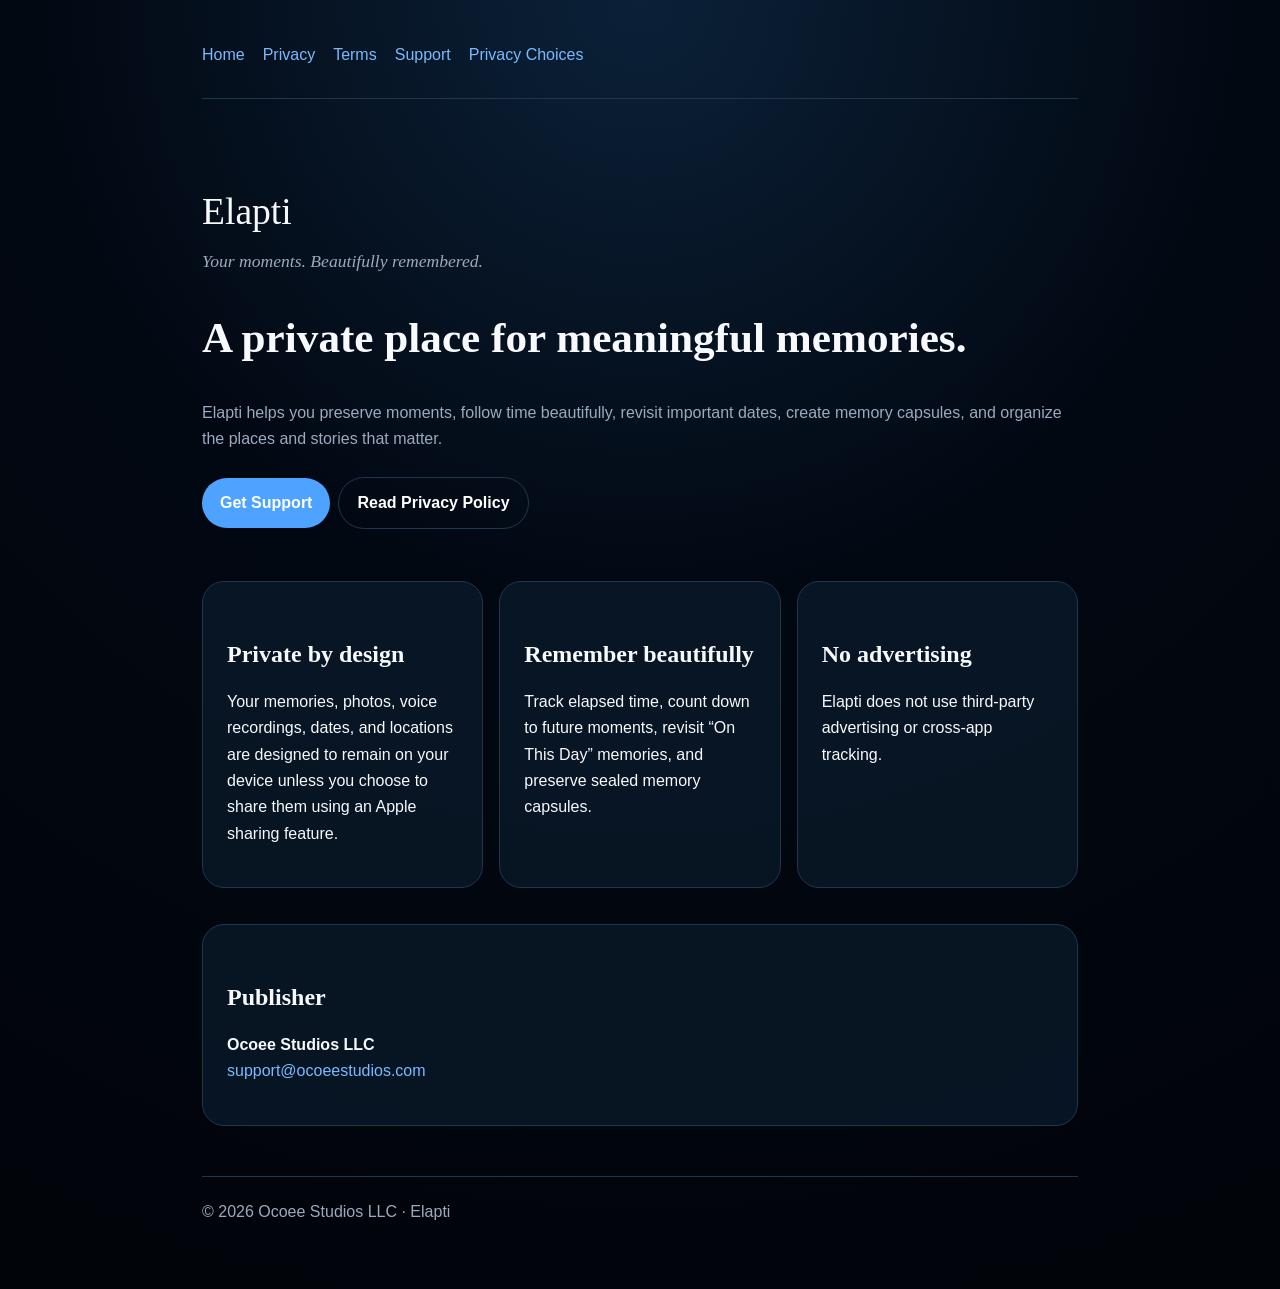
<file: index.html>
<!doctype html><html lang="en"><head><meta charset="utf-8"><meta name="viewport" content="width=device-width,initial-scale=1"><meta name="description" content="Elapti — Your moments. Beautifully remembered."><title>Elapti | Ocoee Studios</title><link rel="stylesheet" href="styles.css"></head><body><main class="wrap"><nav class="nav"><a href="index.html">Home</a><a href="privacy.html">Privacy</a><a href="terms.html">Terms</a><a href="support.html">Support</a><a href="privacy-choices.html">Privacy Choices</a></nav><section class="hero"><div class="brand">Elapti</div><div class="tagline">Your moments. Beautifully remembered.</div><h1>A private place for meaningful memories.</h1><p class="muted">Elapti helps you preserve moments, follow time beautifully, revisit important dates, create memory capsules, and organize the places and stories that matter.</p><a class="button" href="support.html">Get Support</a><a class="button secondary" href="privacy.html">Read Privacy Policy</a></section><section class="grid"><div class="card"><h2>Private by design</h2><p>Your memories, photos, voice recordings, dates, and locations are designed to remain on your device unless you choose to share them using an Apple sharing feature.</p></div><div class="card"><h2>Remember beautifully</h2><p>Track elapsed time, count down to future moments, revisit “On This Day” memories, and preserve sealed memory capsules.</p></div><div class="card"><h2>No advertising</h2><p>Elapti does not use third-party advertising or cross-app tracking.</p></div></section><section class="card"><h2>Publisher</h2><p><strong>Ocoee Studios LLC</strong><br><a href="mailto:support@ocoeestudios.com">support@ocoeestudios.com</a></p></section><footer>© 2026 Ocoee Studios LLC · Elapti</footer></main></body></html>
</file>
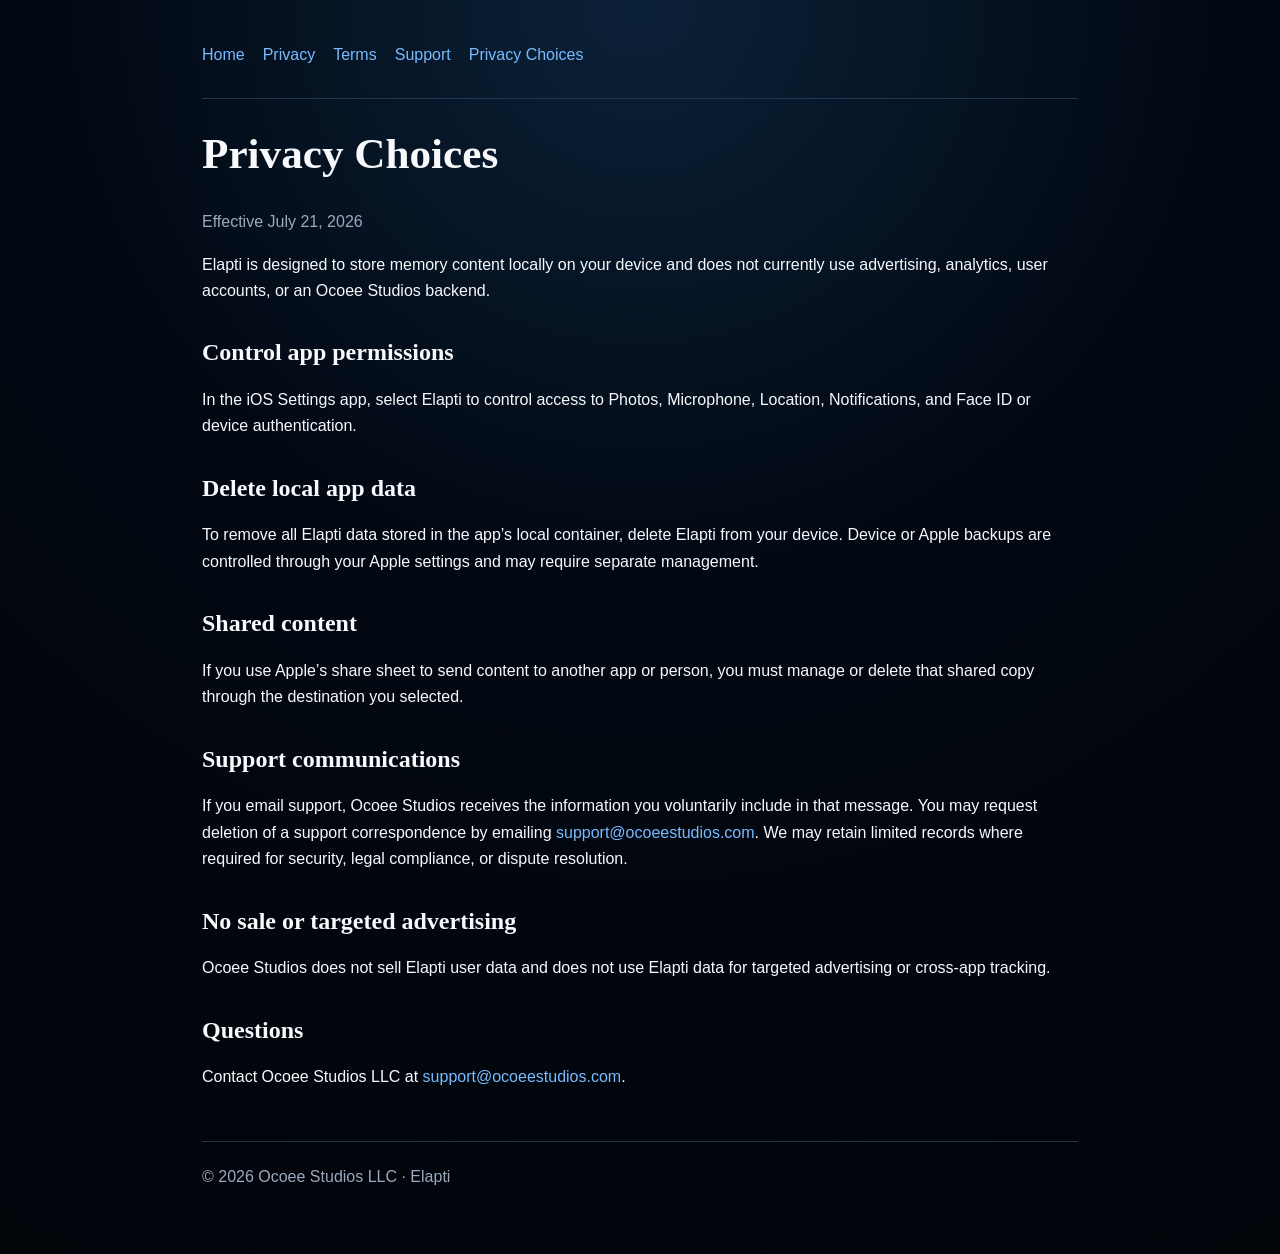
<file: privacy-choices.html>
<!doctype html><html lang="en"><head><meta charset="utf-8"><meta name="viewport" content="width=device-width,initial-scale=1"><title>Privacy Choices | Elapti</title><link rel="stylesheet" href="styles.css"></head><body><main class="wrap"><nav class="nav"><a href="index.html">Home</a><a href="privacy.html">Privacy</a><a href="terms.html">Terms</a><a href="support.html">Support</a><a href="privacy-choices.html">Privacy Choices</a></nav><h1>Privacy Choices</h1><p class="muted">Effective July 21, 2026</p><p>Elapti is designed to store memory content locally on your device and does not currently use advertising, analytics, user accounts, or an Ocoee Studios backend.</p><h2>Control app permissions</h2><p>In the iOS Settings app, select Elapti to control access to Photos, Microphone, Location, Notifications, and Face ID or device authentication.</p><h2>Delete local app data</h2><p>To remove all Elapti data stored in the app’s local container, delete Elapti from your device. Device or Apple backups are controlled through your Apple settings and may require separate management.</p><h2>Shared content</h2><p>If you use Apple’s share sheet to send content to another app or person, you must manage or delete that shared copy through the destination you selected.</p><h2>Support communications</h2><p>If you email support, Ocoee Studios receives the information you voluntarily include in that message. You may request deletion of a support correspondence by emailing <a href="mailto:support@ocoeestudios.com?subject=Elapti%20Privacy%20Request">support@ocoeestudios.com</a>. We may retain limited records where required for security, legal compliance, or dispute resolution.</p><h2>No sale or targeted advertising</h2><p>Ocoee Studios does not sell Elapti user data and does not use Elapti data for targeted advertising or cross-app tracking.</p><h2>Questions</h2><p>Contact Ocoee Studios LLC at <a href="mailto:support@ocoeestudios.com">support@ocoeestudios.com</a>.</p><footer>© 2026 Ocoee Studios LLC · Elapti</footer></main></body></html>
</file>
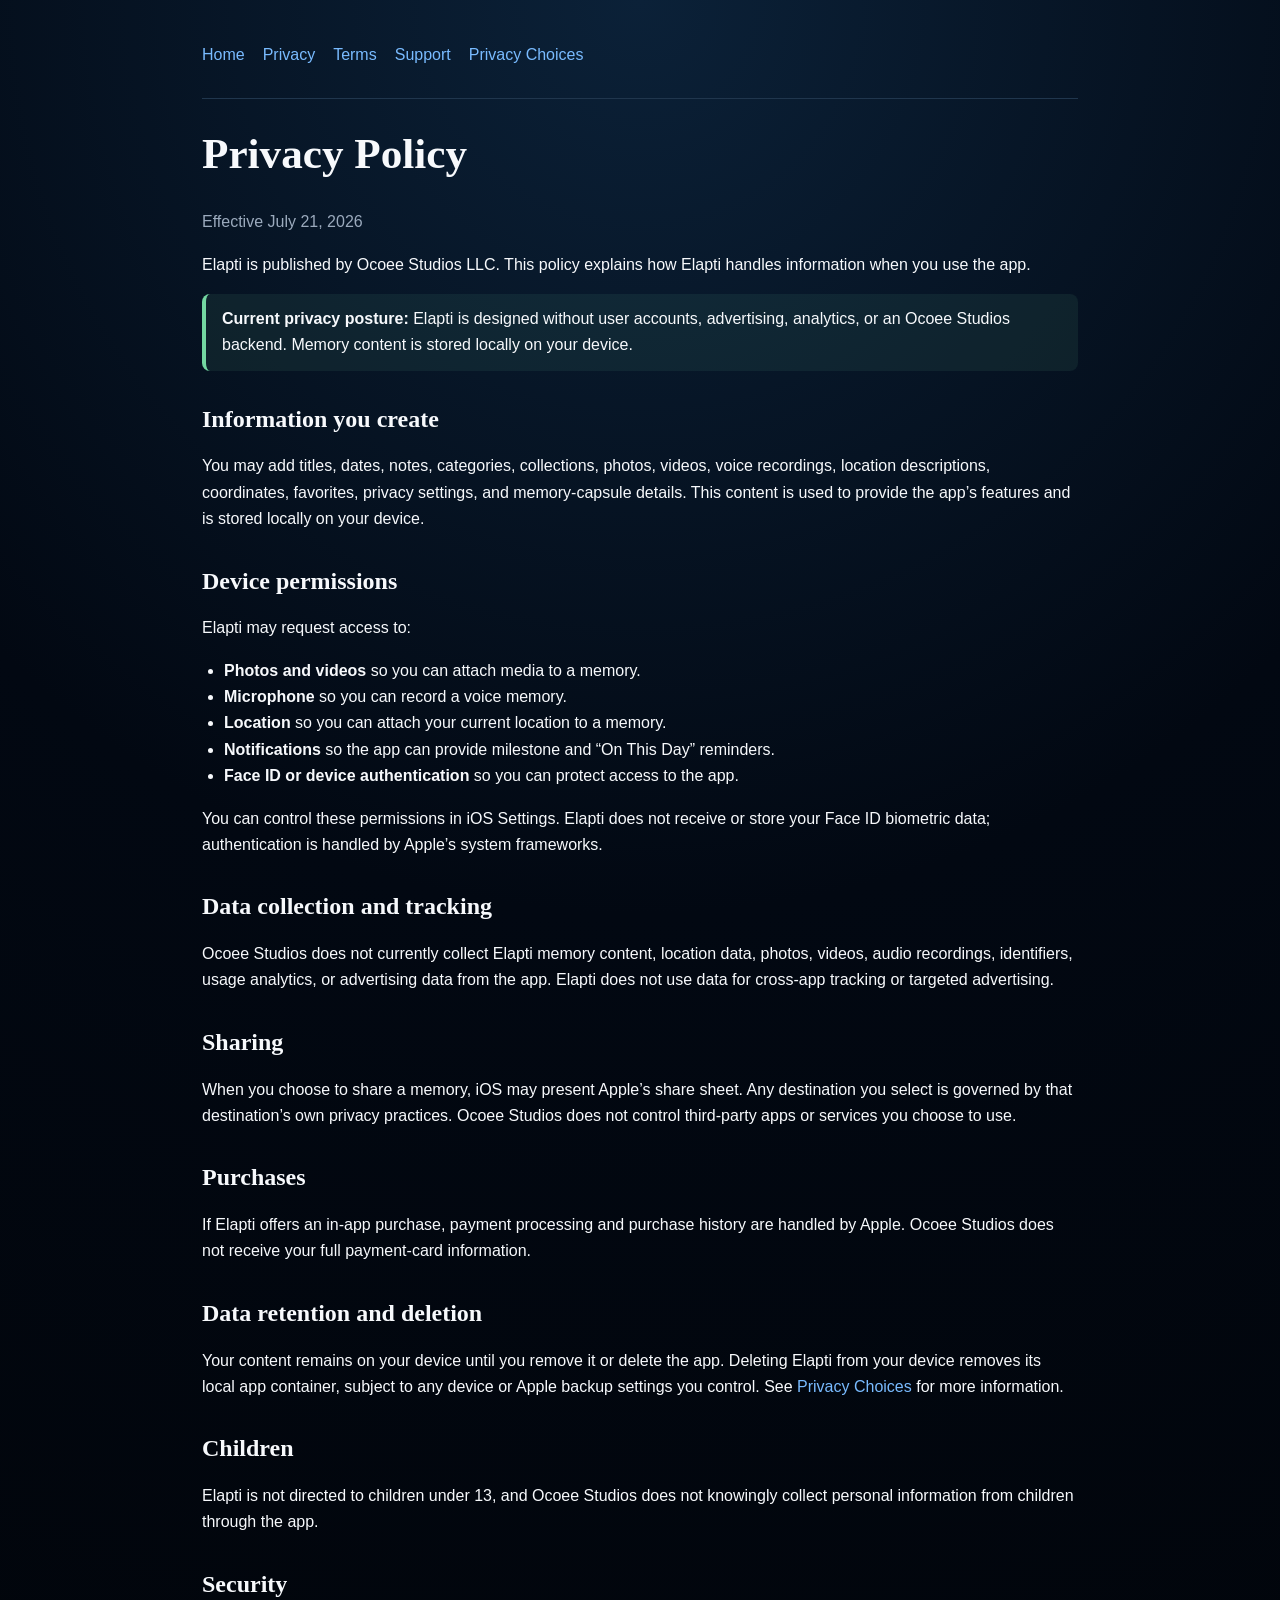
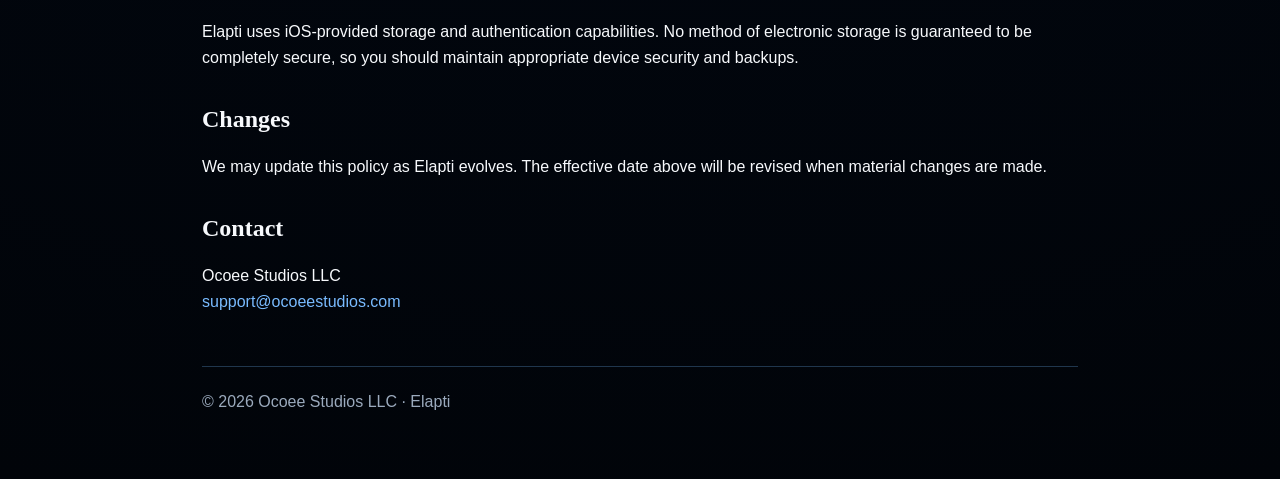
<file: privacy.html>
<!doctype html><html lang="en"><head><meta charset="utf-8"><meta name="viewport" content="width=device-width,initial-scale=1"><title>Privacy Policy | Elapti</title><link rel="stylesheet" href="styles.css"></head><body><main class="wrap"><nav class="nav"><a href="index.html">Home</a><a href="privacy.html">Privacy</a><a href="terms.html">Terms</a><a href="support.html">Support</a><a href="privacy-choices.html">Privacy Choices</a></nav><h1>Privacy Policy</h1><p class="muted">Effective July 21, 2026</p><p>Elapti is published by Ocoee Studios LLC. This policy explains how Elapti handles information when you use the app.</p><div class="notice"><strong>Current privacy posture:</strong> Elapti is designed without user accounts, advertising, analytics, or an Ocoee Studios backend. Memory content is stored locally on your device.</div><h2>Information you create</h2><p>You may add titles, dates, notes, categories, collections, photos, videos, voice recordings, location descriptions, coordinates, favorites, privacy settings, and memory-capsule details. This content is used to provide the app’s features and is stored locally on your device.</p><h2>Device permissions</h2><p>Elapti may request access to:</p><ul><li><strong>Photos and videos</strong> so you can attach media to a memory.</li><li><strong>Microphone</strong> so you can record a voice memory.</li><li><strong>Location</strong> so you can attach your current location to a memory.</li><li><strong>Notifications</strong> so the app can provide milestone and “On This Day” reminders.</li><li><strong>Face ID or device authentication</strong> so you can protect access to the app.</li></ul><p>You can control these permissions in iOS Settings. Elapti does not receive or store your Face ID biometric data; authentication is handled by Apple’s system frameworks.</p><h2>Data collection and tracking</h2><p>Ocoee Studios does not currently collect Elapti memory content, location data, photos, videos, audio recordings, identifiers, usage analytics, or advertising data from the app. Elapti does not use data for cross-app tracking or targeted advertising.</p><h2>Sharing</h2><p>When you choose to share a memory, iOS may present Apple’s share sheet. Any destination you select is governed by that destination’s own privacy practices. Ocoee Studios does not control third-party apps or services you choose to use.</p><h2>Purchases</h2><p>If Elapti offers an in-app purchase, payment processing and purchase history are handled by Apple. Ocoee Studios does not receive your full payment-card information.</p><h2>Data retention and deletion</h2><p>Your content remains on your device until you remove it or delete the app. Deleting Elapti from your device removes its local app container, subject to any device or Apple backup settings you control. See <a href="privacy-choices.html">Privacy Choices</a> for more information.</p><h2>Children</h2><p>Elapti is not directed to children under 13, and Ocoee Studios does not knowingly collect personal information from children through the app.</p><h2>Security</h2><p>Elapti uses iOS-provided storage and authentication capabilities. No method of electronic storage is guaranteed to be completely secure, so you should maintain appropriate device security and backups.</p><h2>Changes</h2><p>We may update this policy as Elapti evolves. The effective date above will be revised when material changes are made.</p><h2>Contact</h2><p>Ocoee Studios LLC<br><a href="mailto:support@ocoeestudios.com">support@ocoeestudios.com</a></p><footer>© 2026 Ocoee Studios LLC · Elapti</footer></main></body></html>
</file>
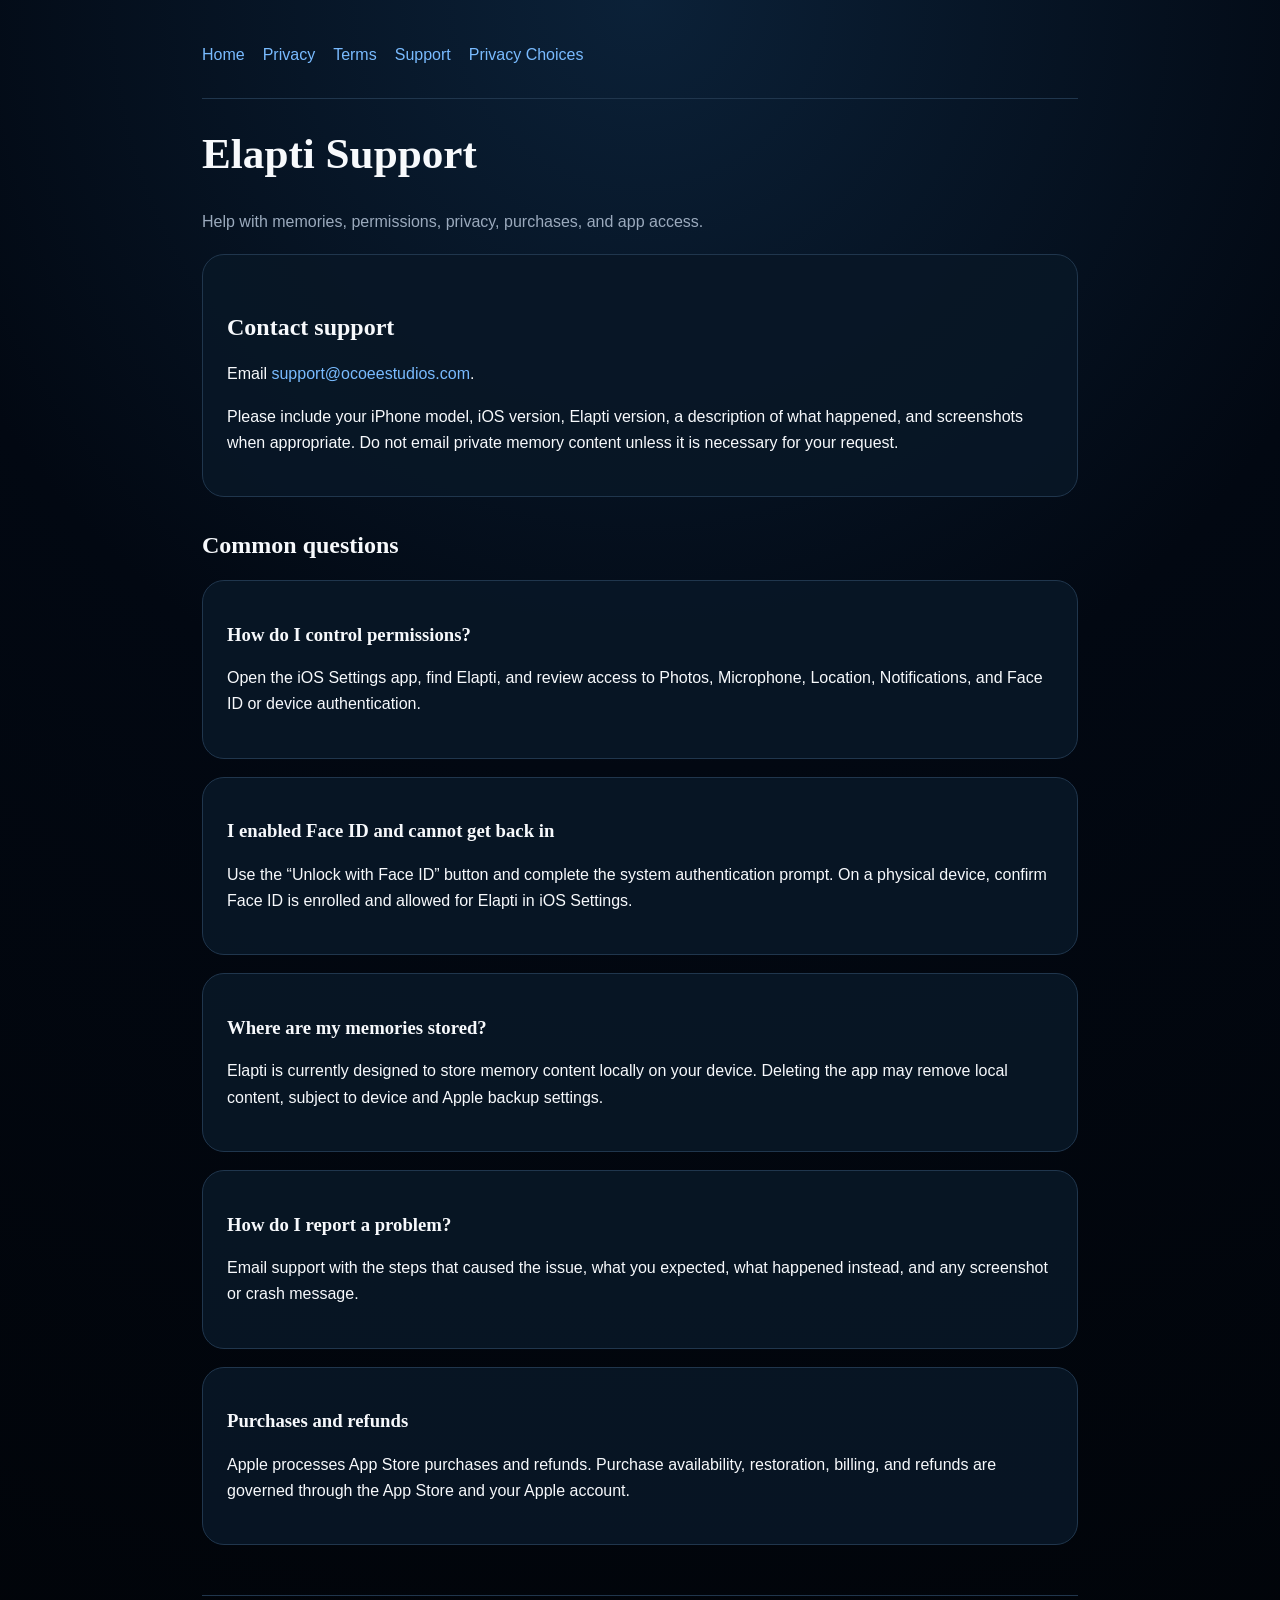
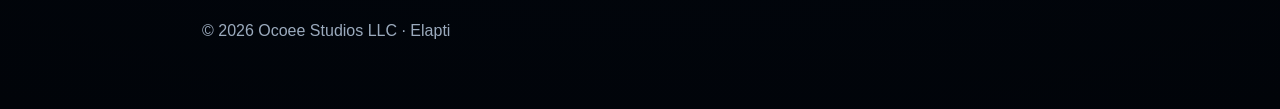
<file: support.html>
<!doctype html><html lang="en"><head><meta charset="utf-8"><meta name="viewport" content="width=device-width,initial-scale=1"><title>Support | Elapti</title><link rel="stylesheet" href="styles.css"></head><body><main class="wrap"><nav class="nav"><a href="index.html">Home</a><a href="privacy.html">Privacy</a><a href="terms.html">Terms</a><a href="support.html">Support</a><a href="privacy-choices.html">Privacy Choices</a></nav><h1>Elapti Support</h1><p class="muted">Help with memories, permissions, privacy, purchases, and app access.</p><div class="card"><h2>Contact support</h2><p>Email <a href="mailto:support@ocoeestudios.com?subject=Elapti%20Support">support@ocoeestudios.com</a>.</p><p>Please include your iPhone model, iOS version, Elapti version, a description of what happened, and screenshots when appropriate. Do not email private memory content unless it is necessary for your request.</p></div><h2>Common questions</h2><div class="card"><h3>How do I control permissions?</h3><p>Open the iOS Settings app, find Elapti, and review access to Photos, Microphone, Location, Notifications, and Face ID or device authentication.</p></div><div class="card"><h3>I enabled Face ID and cannot get back in</h3><p>Use the “Unlock with Face ID” button and complete the system authentication prompt. On a physical device, confirm Face ID is enrolled and allowed for Elapti in iOS Settings.</p></div><div class="card"><h3>Where are my memories stored?</h3><p>Elapti is currently designed to store memory content locally on your device. Deleting the app may remove local content, subject to device and Apple backup settings.</p></div><div class="card"><h3>How do I report a problem?</h3><p>Email support with the steps that caused the issue, what you expected, what happened instead, and any screenshot or crash message.</p></div><div class="card"><h3>Purchases and refunds</h3><p>Apple processes App Store purchases and refunds. Purchase availability, restoration, billing, and refunds are governed through the App Store and your Apple account.</p></div><footer>© 2026 Ocoee Studios LLC · Elapti</footer></main></body></html>
</file>
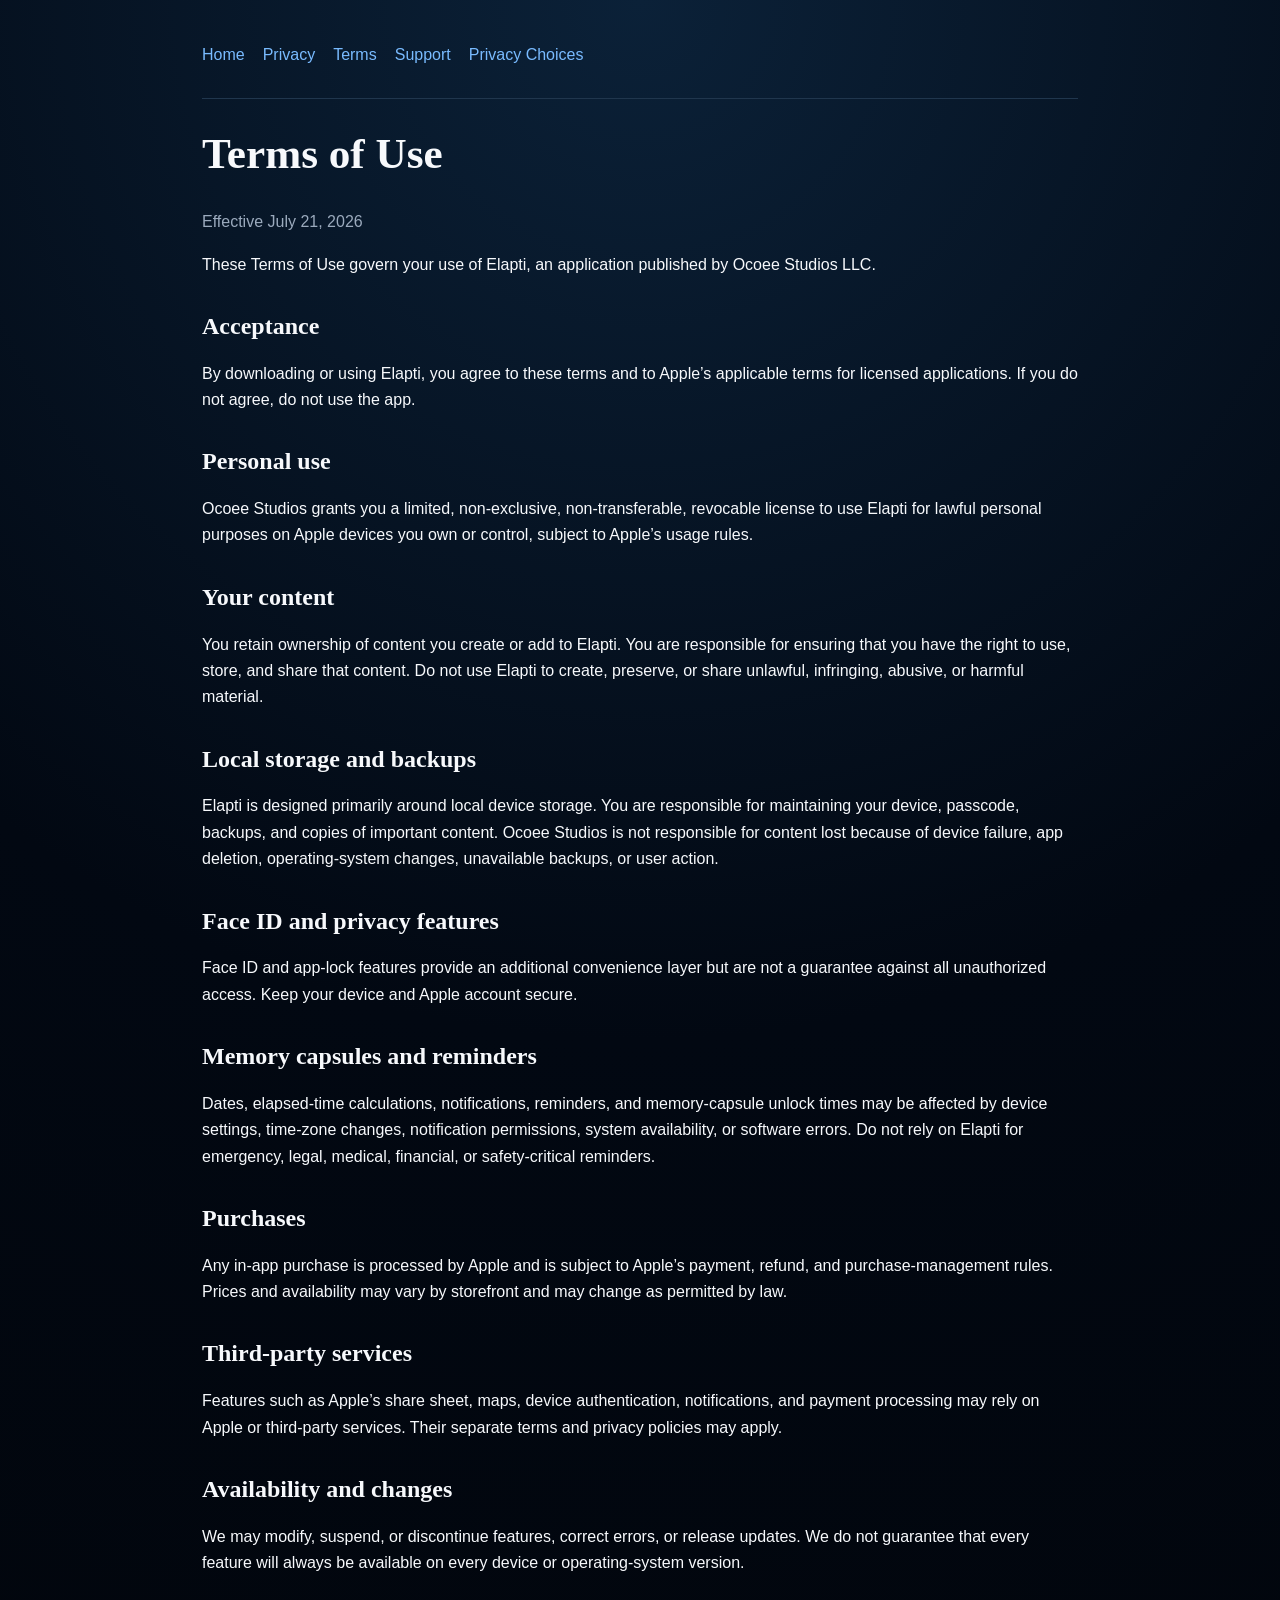
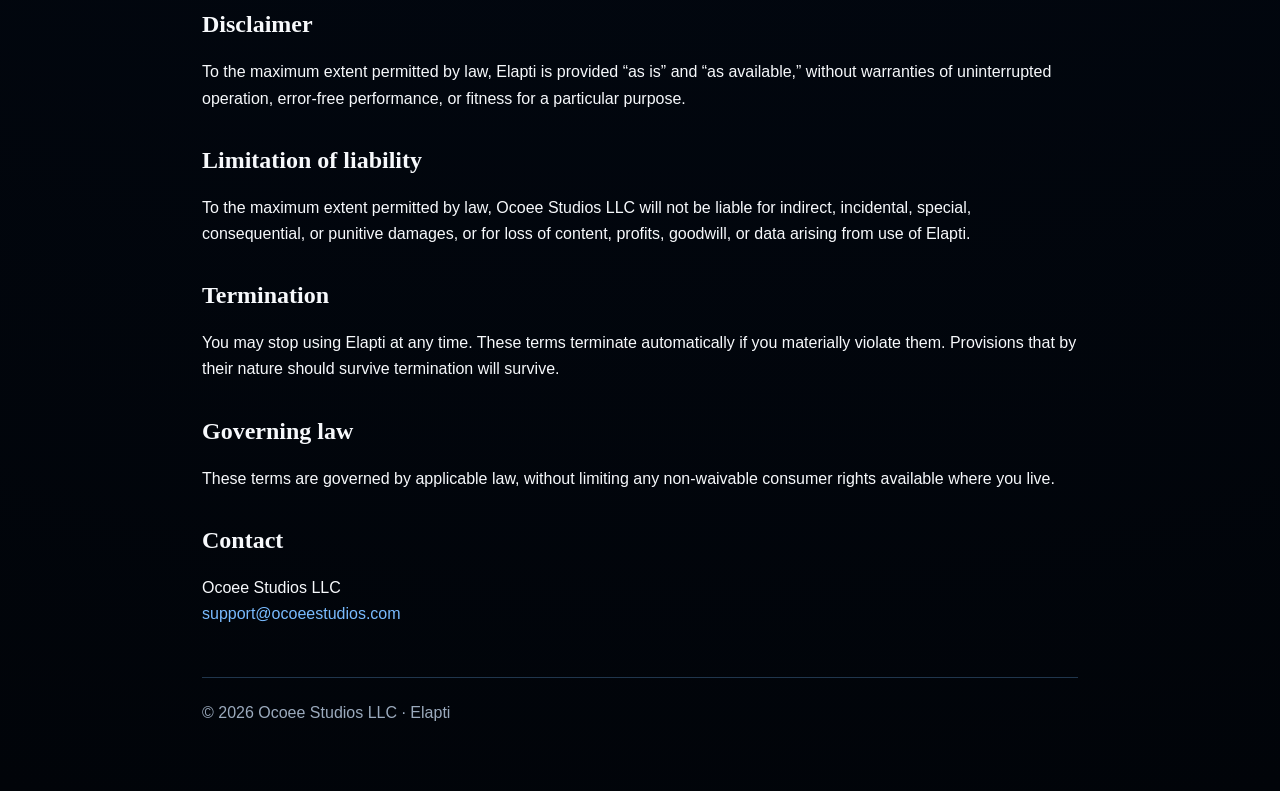
<file: terms.html>
<!doctype html><html lang="en"><head><meta charset="utf-8"><meta name="viewport" content="width=device-width,initial-scale=1"><title>Terms of Use | Elapti</title><link rel="stylesheet" href="styles.css"></head><body><main class="wrap"><nav class="nav"><a href="index.html">Home</a><a href="privacy.html">Privacy</a><a href="terms.html">Terms</a><a href="support.html">Support</a><a href="privacy-choices.html">Privacy Choices</a></nav><h1>Terms of Use</h1><p class="muted">Effective July 21, 2026</p><p>These Terms of Use govern your use of Elapti, an application published by Ocoee Studios LLC.</p><h2>Acceptance</h2><p>By downloading or using Elapti, you agree to these terms and to Apple’s applicable terms for licensed applications. If you do not agree, do not use the app.</p><h2>Personal use</h2><p>Ocoee Studios grants you a limited, non-exclusive, non-transferable, revocable license to use Elapti for lawful personal purposes on Apple devices you own or control, subject to Apple’s usage rules.</p><h2>Your content</h2><p>You retain ownership of content you create or add to Elapti. You are responsible for ensuring that you have the right to use, store, and share that content. Do not use Elapti to create, preserve, or share unlawful, infringing, abusive, or harmful material.</p><h2>Local storage and backups</h2><p>Elapti is designed primarily around local device storage. You are responsible for maintaining your device, passcode, backups, and copies of important content. Ocoee Studios is not responsible for content lost because of device failure, app deletion, operating-system changes, unavailable backups, or user action.</p><h2>Face ID and privacy features</h2><p>Face ID and app-lock features provide an additional convenience layer but are not a guarantee against all unauthorized access. Keep your device and Apple account secure.</p><h2>Memory capsules and reminders</h2><p>Dates, elapsed-time calculations, notifications, reminders, and memory-capsule unlock times may be affected by device settings, time-zone changes, notification permissions, system availability, or software errors. Do not rely on Elapti for emergency, legal, medical, financial, or safety-critical reminders.</p><h2>Purchases</h2><p>Any in-app purchase is processed by Apple and is subject to Apple’s payment, refund, and purchase-management rules. Prices and availability may vary by storefront and may change as permitted by law.</p><h2>Third-party services</h2><p>Features such as Apple’s share sheet, maps, device authentication, notifications, and payment processing may rely on Apple or third-party services. Their separate terms and privacy policies may apply.</p><h2>Availability and changes</h2><p>We may modify, suspend, or discontinue features, correct errors, or release updates. We do not guarantee that every feature will always be available on every device or operating-system version.</p><h2>Disclaimer</h2><p>To the maximum extent permitted by law, Elapti is provided “as is” and “as available,” without warranties of uninterrupted operation, error-free performance, or fitness for a particular purpose.</p><h2>Limitation of liability</h2><p>To the maximum extent permitted by law, Ocoee Studios LLC will not be liable for indirect, incidental, special, consequential, or punitive damages, or for loss of content, profits, goodwill, or data arising from use of Elapti.</p><h2>Termination</h2><p>You may stop using Elapti at any time. These terms terminate automatically if you materially violate them. Provisions that by their nature should survive termination will survive.</p><h2>Governing law</h2><p>These terms are governed by applicable law, without limiting any non-waivable consumer rights available where you live.</p><h2>Contact</h2><p>Ocoee Studios LLC<br><a href="mailto:support@ocoeestudios.com">support@ocoeestudios.com</a></p><footer>© 2026 Ocoee Studios LLC · Elapti</footer></main></body></html>
</file>
<file: styles.css>
:root{color-scheme:dark;--bg:#020812;--panel:#081726;--line:#20364d;--text:#f7f9fc;--muted:#9baabd;--accent:#4da3ff;--soft:#73d7a1}*{box-sizing:border-box}body{margin:0;background:radial-gradient(circle at top,#0b2138 0,#020812 42%,#010409 100%);color:var(--text);font-family:-apple-system,BlinkMacSystemFont,"Segoe UI",sans-serif;line-height:1.65}a{color:#79bbff;text-decoration:none}a:hover{text-decoration:underline}.wrap{max-width:920px;margin:auto;padding:28px 22px 64px}.nav{display:flex;gap:18px;flex-wrap:wrap;padding:14px 0 30px;border-bottom:1px solid var(--line)}.brand{font-family:Georgia,serif;font-size:2.35rem;margin:34px 0 4px}.tagline{font-family:Georgia,serif;font-style:italic;color:var(--muted);font-size:1.1rem}.hero{padding:48px 0 34px}.card{background:rgba(8,23,38,.9);border:1px solid var(--line);border-radius:22px;padding:24px;margin:18px 0}.grid{display:grid;grid-template-columns:repeat(auto-fit,minmax(220px,1fr));gap:16px}.button{display:inline-block;background:var(--accent);color:#fff;font-weight:700;padding:12px 18px;border-radius:999px;margin:8px 8px 0 0}.button.secondary{background:transparent;border:1px solid var(--line)}h1,h2,h3{font-family:Georgia,serif;line-height:1.2}h1{font-size:2.7rem}h2{margin-top:34px}small,.muted{color:var(--muted)}footer{margin-top:50px;padding-top:22px;border-top:1px solid var(--line);color:var(--muted)}ul{padding-left:22px}.notice{border-left:4px solid var(--soft);padding:12px 16px;background:rgba(115,215,161,.08);border-radius:8px}@media(max-width:600px){h1{font-size:2.15rem}.brand{font-size:2rem}.wrap{padding:20px 18px 48px}}
</file>
